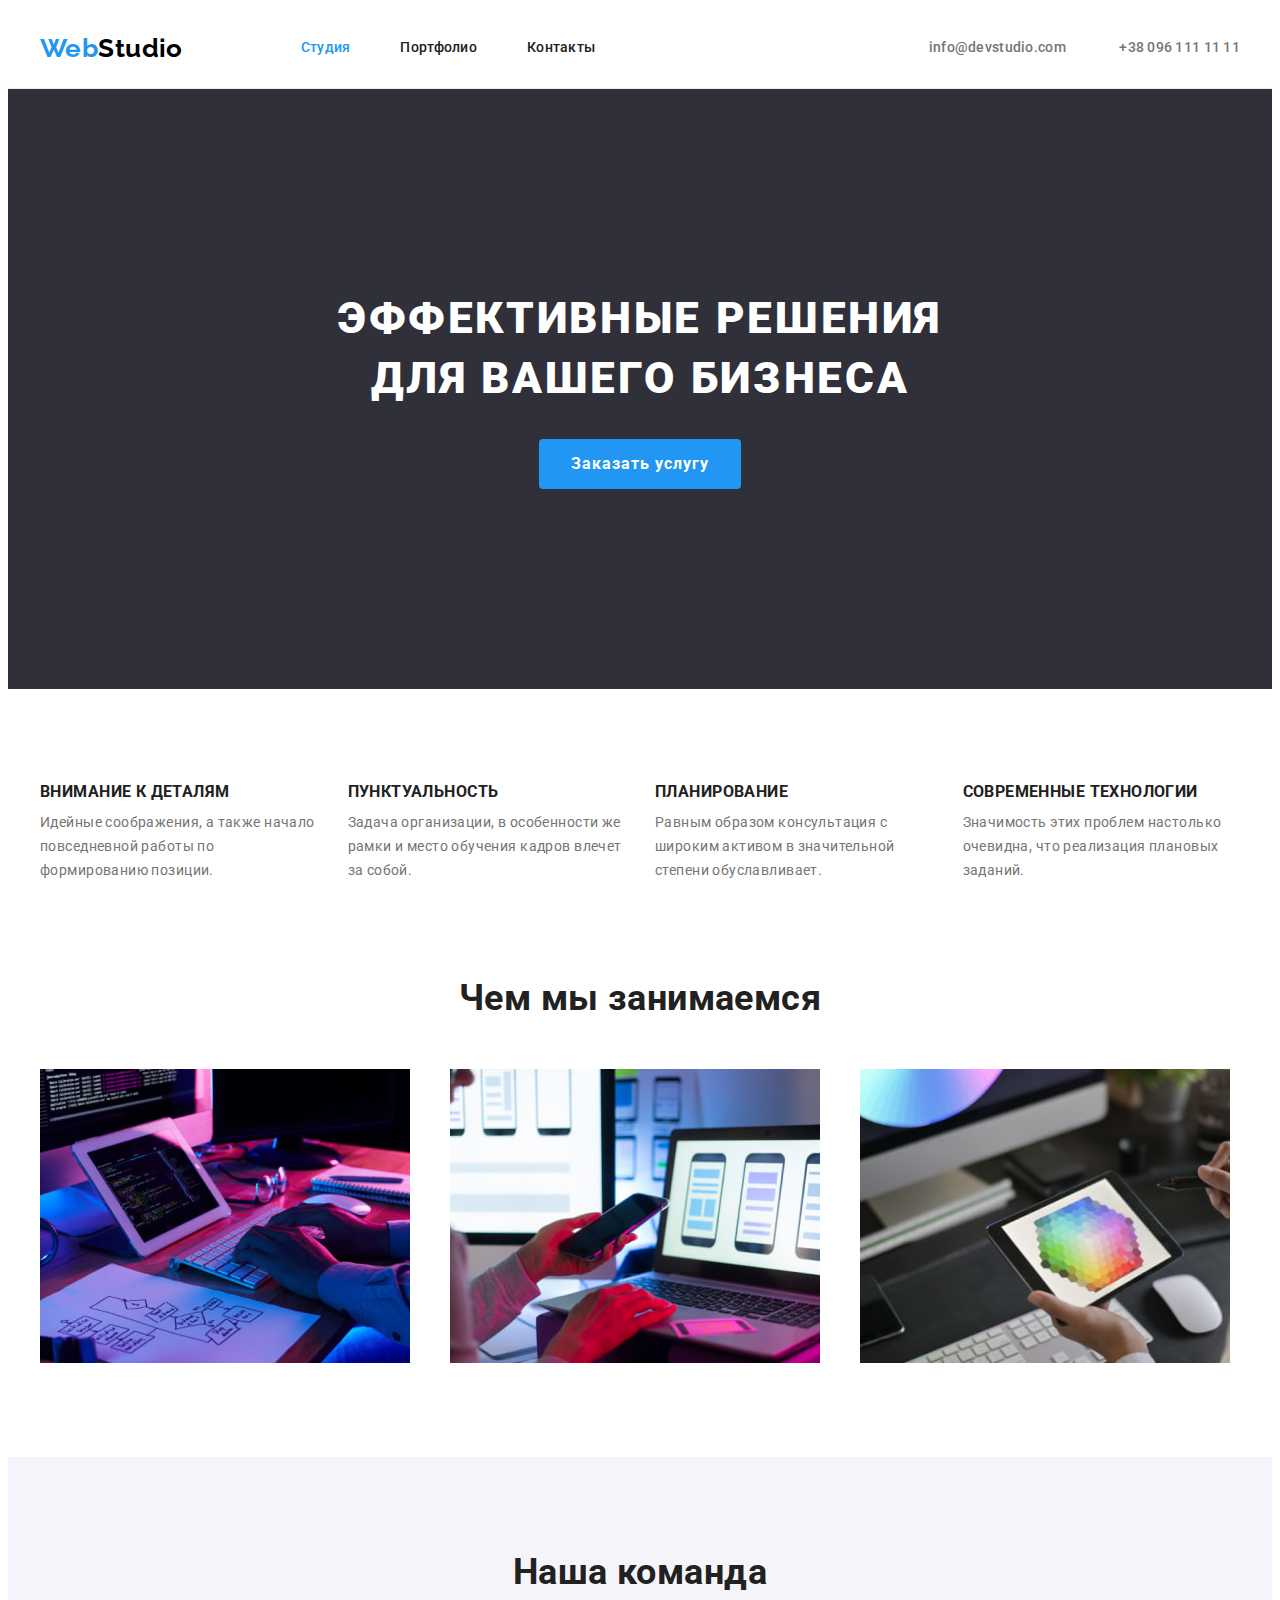
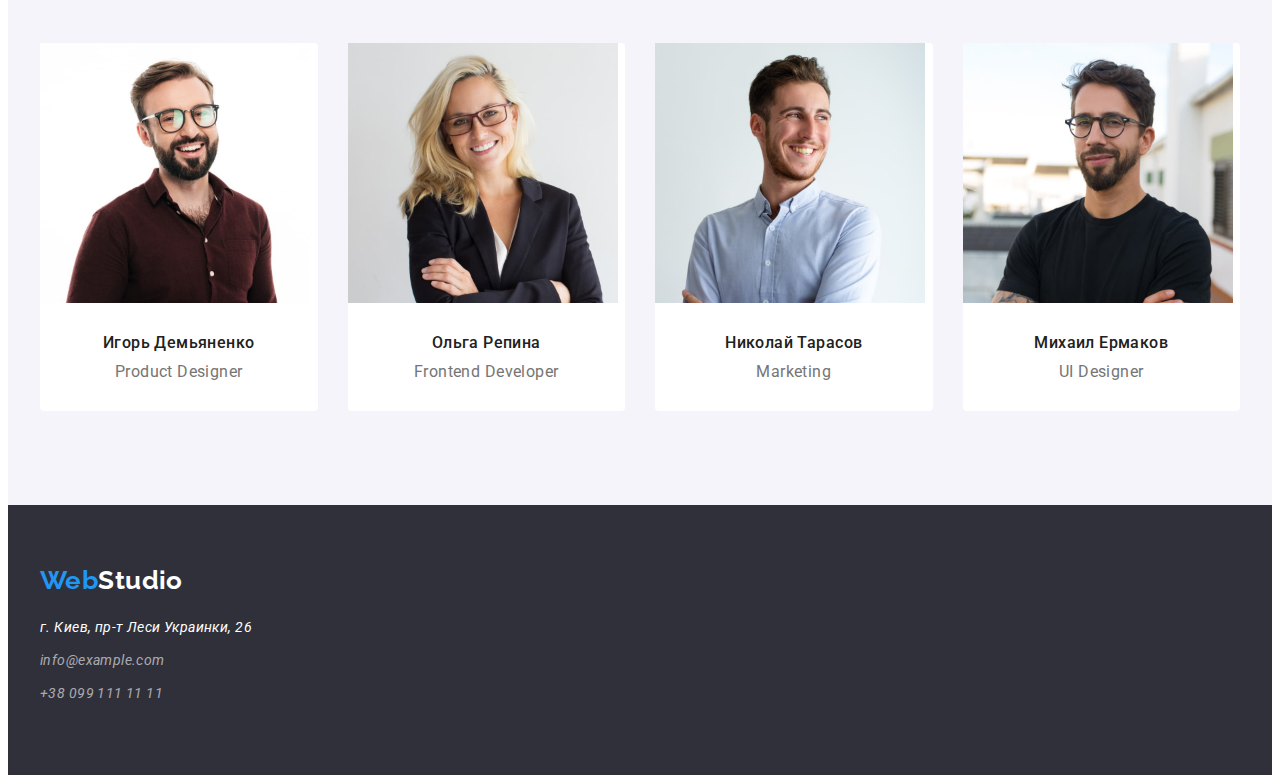
<file: index.html>
<!DOCTYPE html>
<html lang="ru">
  <head>
    <meta charset="UTF-8" />
    <meta http-equiv="X-UA-Compatible" content="IE=edge" />
    <meta name="viewport" content="width=device-width, initial-scale=1.0" />
    <title>Студия</title>
    <link rel="preconnect" href="https://fonts.gstatic.com" />
    <link
      href="https://fonts.googleapis.com/css2?family=Raleway:wght@700&family=Roboto:wght@400;500;700;900&display=swap"
      rel="stylesheet"
    />
    <link
      rel="stylesheet"
      href="https://cdnjs.cloudflare.com/ajax/libs/modern-normalize/1.0.0/modern-normalize.css"
      integrity="sha512-Zx6MlUMKSVJoQ+83OwhdILe8cSEsCzfqThJd7J/VA2UrK6Ctj85p+xzqfyuNXE5B1k25uUdmJ2OzItbBy9GHAQ=="
      crossorigin="anonymous"
    />
    <link rel="stylesheet" href="./css/styles.css" />
  </head>
  <body>
    <!-- "Шапка страницы" -->
    <header>
      <div class="container header-box">
        <!-- Логотип компании с ссылкой на главную страницу -->
        <a class="logo-header" href="./index.html"
          ><span class="logo accent">Web</span>Studio</a
        >

        <!-- Список ссылок для навигации по сайту -->
        <nav class="main-nav">
          <ul class="site-nav list">
            <li class="item">
              <a class="link current" href="./index.html">Студия</a>
            </li>

            <li class="item">
              <a class="link" href="./portfolio.html">Портфолио</a>
            </li>

            <li class="item"><a class="link" href="">Контакты</a></li>
          </ul>
        </nav>

        <!-- Контактные данные -->
        <div class="contacts-list">
          <a class="contacts link" href="mailto:info@devstudio.com"
            >info@devstudio.com</a
          >
          <a class="contacts link" href="tel:+380961111111"
            >+38 096 111 11 11</a
          >
        </div>
      </div>
    </header>
    <main>
      <!-- Секция "Герой" -->
      <section class="hero">
        <div class="container">
          <h1 class="hero-title">
            Эффективные решения <br />
            для вашего бизнеса
          </h1>
          <button class="hero-button" type="button">Заказать услугу</button>
        </div>
      </section>
      <!-- Секция "Особенности" -->
      <section class="section">
        <div class="container">
          <h2 hidden>Особенности</h2>
          <ul class="features-list list">
            <li class="features-item">
              <h3 class="features-title">Внимание к деталям</h3>
              <p>
                Идейные соображения, а также начало повседневной работы по
                формированию позиции.
              </p>
            </li>
            <li class="features-item">
              <h3 class="features-title">Пунктуальность</h3>
              <p>
                Задача организации, в особенности же рамки и место обучения
                кадров влечет за собой.
              </p>
            </li>
            <li class="features-item">
              <h3 class="features-title">Планирование</h3>
              <p>
                Равным образом консультация с широким активом в значительной
                степени обуславливает.
              </p>
            </li>
            <li class="features-item">
              <h3 class="features-title">Современные технологии</h3>
              <p>
                Значимость этих проблем настолько очевидна, что реализация
                плановых заданий.
              </p>
            </li>
          </ul>
        </div>
      </section>
      <!-- Секция "Чем мы занимаемся" -->
      <section class="our-work-section section">
        <div class="container">
          <h2 class="secondary-titles">Чем мы занимаемся</h2>
          <ul class="our-work-list list">
            <li class="our-work-item">
              <img
                src="./img/img1.jpg"
                alt="Разработчик пишущий код"
                width="370"
              />
            </li>
            <li class="our-work-item">
              <img
                src="./img/img2.jpg"
                alt="Дизайнер подбирающий раскладку для мобильного приложения"
                width="370"
              />
            </li>
            <li class="our-work-item">
              <img
                src="./img/img3.jpg"
                alt="Дизайнер подбирает цвет на палетке"
                width="370"
              />
            </li>
          </ul>
        </div>
      </section>
      <!-- Секция "Наша команда" -->
      <section class="our-team-section section">
        <div class="container">
          <h2 class="our-team-title secondary-titles">Наша команда</h2>
          <ul class="our-team-list list">
            <li class="our-team-item">
              <img
                src="./img/team/ph1.jpg"
                alt="Портретное фото Игоря Демьяненко"
                width="270"
              />
              <h3 class="our-team-name">Игорь Демьяненко</h3>
              <p class="our-team-position" lang="en">Product Designer</p>
            </li>

            <li class="our-team-item">
              <img
                src="./img/team/ph2.jpg"
                alt="Портретное фото Ольги Репиной"
                width="270"
              />
              <h3 class="our-team-name">Ольга Репина</h3>
              <p class="our-team-position" lang="en">Frontend Developer</p>
            </li>

            <li class="our-team-item">
              <img
                src="./img/team/ph3.jpg"
                alt="Портретное фото Николая Тарасова"
                width="270"
              />
              <h3 class="our-team-name">Николай Тарасов</h3>
              <p class="our-team-position" lang="en">Marketing</p>
            </li>

            <li class="our-team-item">
              <img
                src="./img/team/ph4.jpg"
                alt="Портретное фото Михаила Ермакова"
                width="270"
              />
              <h3 class="our-team-name">Михаил Ермаков</h3>
              <p class="our-team-position" lang="en">UI Designer</p>
            </li>
          </ul>
        </div>
      </section>
    </main>
    <!-- Подвал страницы -->
    <footer class="footer-section">
      <div class="container">
        <!-- Логотип компании с ссылкой на главную страницу -->
        <a class="logo-footer" href="/"
          ><span class="accent" lang="en">Web</span>Studio</a
        >
        <!-- Адресс компании -->
        <address>
          <p class="footer-address">г. Киев, пр-т Леси Украинки, 26</p>
          <a class="footer-contacts link" href="mailto:info@example.com"
            >info@example.com</a
          >
          <a class="footer-contacts link" href="tel:+380991111111"
            >+38 099 111 11 11</a
          >
        </address>
      </div>
    </footer>
  </body>
</html>
</file>
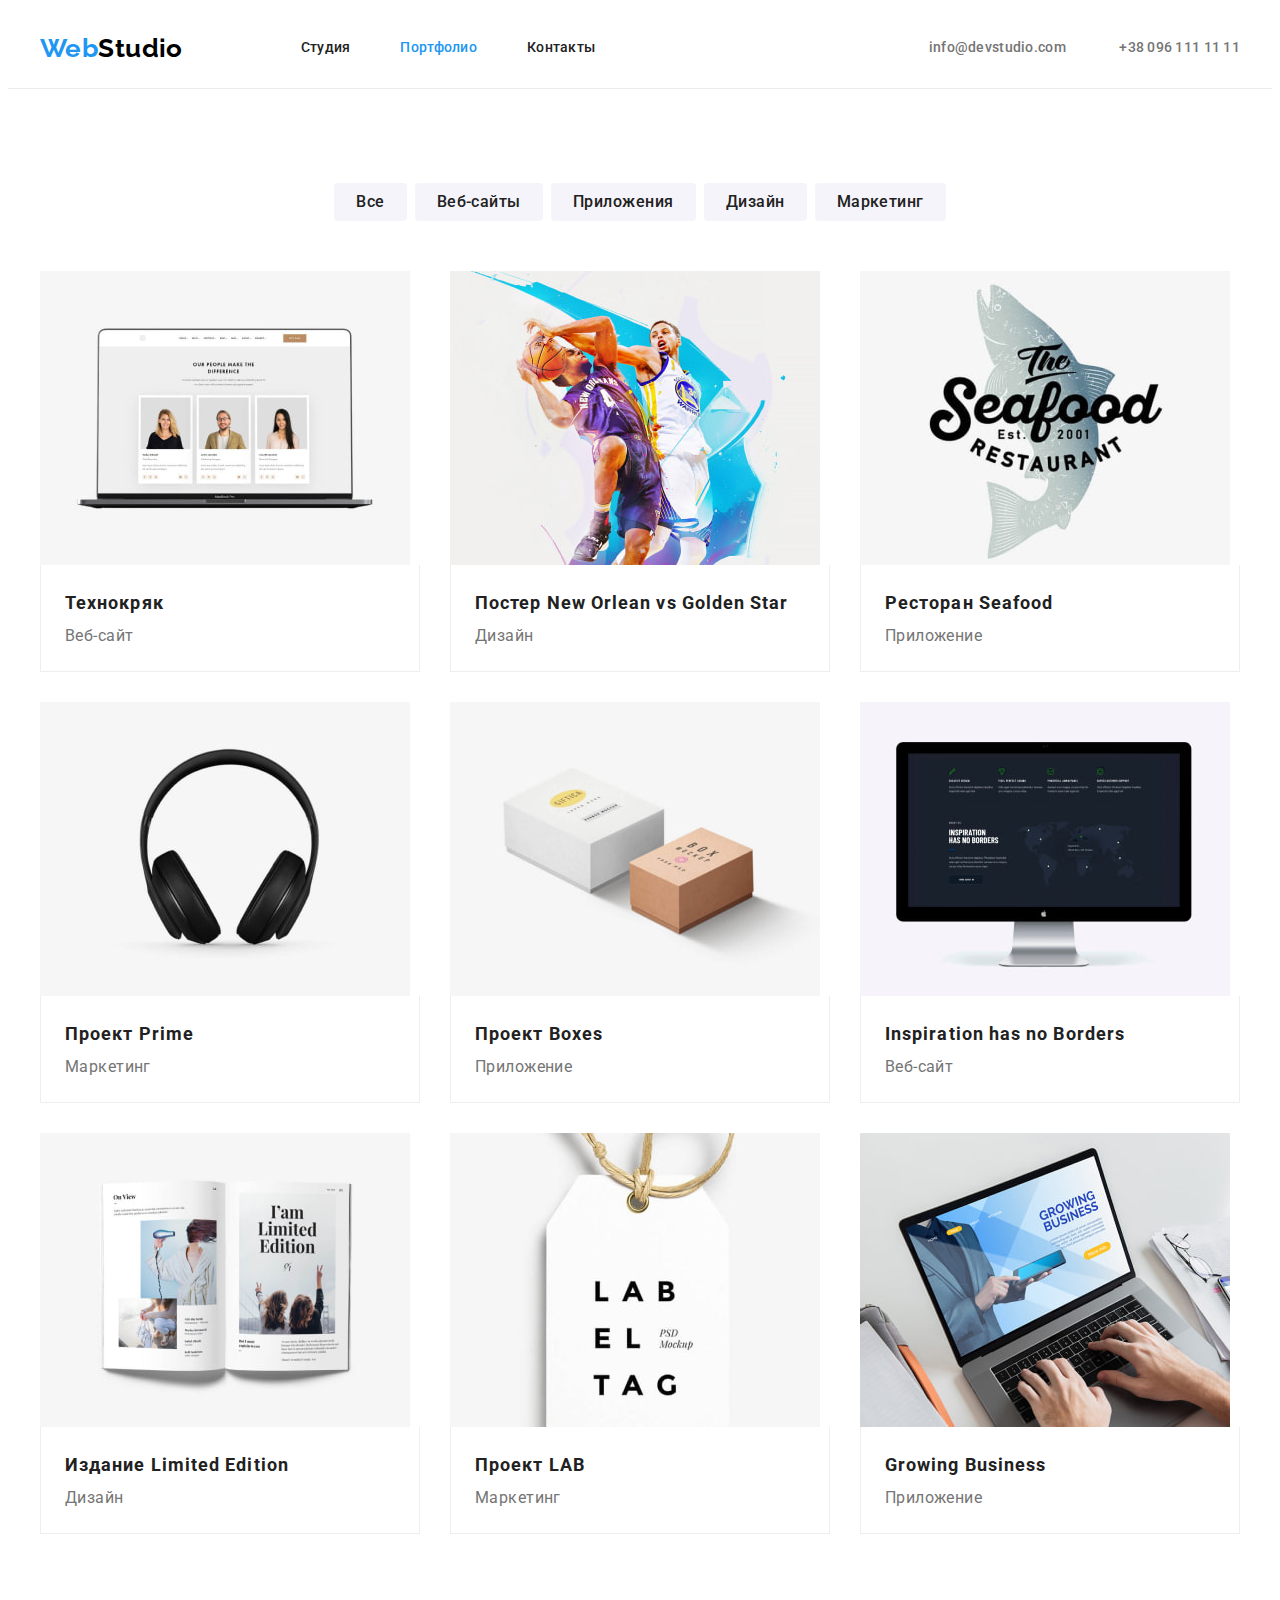
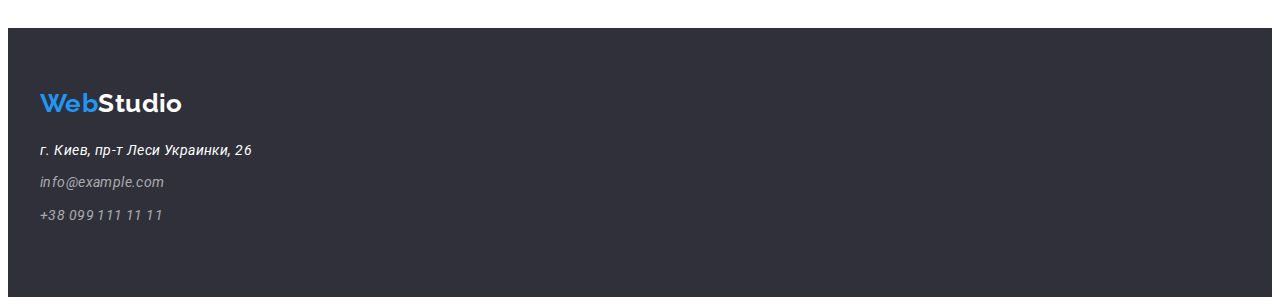
<file: portfolio.html>
<!DOCTYPE html>
<html lang="ru">
  <head>
    <meta charset="UTF-8" />
    <meta http-equiv="X-UA-Compatible" content="IE=edge" />
    <meta name="viewport" content="width=device-width, initial-scale=1.0" />
    <title>Портфолио</title>
    <link rel="preconnect" href="https://fonts.gstatic.com" />
    <link
      href="https://fonts.googleapis.com/css2?family=Raleway:wght@700&family=Roboto:wght@400;500;700;900&display=swap"
      rel="stylesheet"
    />
    <link
      rel="stylesheet"
      href="https://cdnjs.cloudflare.com/ajax/libs/modern-normalize/1.0.0/modern-normalize.css"
      integrity="sha512-Zx6MlUMKSVJoQ+83OwhdILe8cSEsCzfqThJd7J/VA2UrK6Ctj85p+xzqfyuNXE5B1k25uUdmJ2OzItbBy9GHAQ=="
      crossorigin="anonymous"
    />
    <link rel="stylesheet" href="./css/styles.css" />
  </head>
  <body>
    <!-- "Шапка страницы" -->
    <header>
      <div class="container header-box">
        <!-- Логотип компании с ссылкой на главную страницу -->
        <a class="logo-header" href="./index.html"
          ><span class="logo accent">Web</span>Studio</a
        >

        <!-- Список ссылок для навигации по сайту -->
        <nav class="main-nav">
          <ul class="site-nav list">
            <li class="item">
              <a class="link" href="./index.html">Студия</a>
            </li>

            <li class="item">
              <a class="link current" href="./portfolio.html">Портфолио</a>
            </li>

            <li class="item"><a class="link" href="">Контакты</a></li>
          </ul>
        </nav>

        <!-- Контактные данные -->
        <div class="contacts-list">
          <a class="contacts link" href="mailto:info@devstudio.com"
            >info@devstudio.com</a
          >
          <a class="contacts link" href="tel:+380961111111"
            >+38 096 111 11 11</a
          >
        </div>
      </div>
    </header>
    <main>
      <section class="section">
        <div class="container">
          <!-- Кнопки фильтра работ -->
          <ul class="filter-button-list list">
            <li class="filter-button-item">
              <button class="filter-button" type="button">Все</button>
            </li>
            <li class="filter-button-item">
              <button class="filter-button" type="button">Веб-сайты</button>
            </li>
            <li class="filter-button-item">
              <button class="filter-button" type="button">Приложения</button>
            </li>
            <li class="filter-button-item">
              <button class="filter-button" type="button">Дизайн</button>
            </li>
            <li class="filter-button-item">
              <button class="filter-button" type="button">Маркетинг</button>
            </li>
          </ul>

          <!-- Примеры работ -->
          <ul class="example-list list">
            <li class="example-card">
              <img src="./img/portfolio/img1.jpg" alt="Веб-сайт" width="370" />
              <div class="card-content">
                <h2 class="example-name">Технокряк</h2>
                <p class="example-type">Веб-сайт</p>
              </div>
            </li>

            <li class="example-card">
              <img src="./img/portfolio/img2.jpg" alt="Дизайн" width="370" />
              <div class="card-content">
                <h2 class="example-name">Постер New Orlean vs Golden Star</h2>
                <p class="example-type">Дизайн</p>
              </div>
            </li>

            <li class="example-card">
              <img
                src="./img/portfolio/img3.jpg"
                alt="Приложение"
                width="370"
              />
              <div class="card-content">
                <h2 class="example-name">Ресторан Seafood</h2>
                <p class="example-type">Приложение</p>
              </div>
            </li>

            <li class="example-card">
              <img src="./img/portfolio/img4.jpg" alt="Маркетинг" width="370" />
              <div class="card-content">
                <h2 class="example-name">Проект Prime</h2>
                <p class="example-type">Маркетинг</p>
              </div>
            </li>

            <li class="example-card">
              <img
                src="./img/portfolio/img5.jpg"
                alt="Приложение"
                width="370"
              />
              <div class="card-content">
                <h2 class="example-name">Проект Boxes</h2>
                <p class="example-type">Приложение</p>
              </div>
            </li>

            <li class="example-card">
              <img src="./img/portfolio/img6.jpg" alt="Веб-сайт" width="370" />
              <div class="card-content">
                <h2 class="example-name">Inspiration has no Borders</h2>
                <p class="example-type">Веб-сайт</p>
              </div>
            </li>

            <li class="example-card">
              <img src="./img/portfolio/img7.jpg" alt="Дизайн" width="370" />
              <div class="card-content">
                <h2 class="example-name">Издание Limited Edition</h2>
                <p class="example-type">Дизайн</p>
              </div>
            </li>

            <li class="example-card">
              <img src="./img/portfolio/img8.jpg" alt="Маркетинг" width="370" />
              <div class="card-content">
                <h2 class="example-name">Проект LAB</h2>
                <p class="example-type">Маркетинг</p>
              </div>
            </li>

            <li class="example-card">
              <img
                src="./img/portfolio/img9.jpg"
                alt="Приложение"
                width="370"
              />
              <div class="card-content">
                <h2 class="example-name">Growing Business</h2>
                <p class="example-type">Приложение</p>
              </div>
            </li>
          </ul>
        </div>
      </section>
    </main>
    <footer class="footer-section">
      <div class="container">
        <!-- Логотип компании с ссылкой на главную страницу -->
        <a class="logo-footer" href="/"
          ><span class="accent">Web</span>Studio</a
        >
        <!-- Адресс компании -->
        <address>
          <p class="footer-address">г. Киев, пр-т Леси Украинки, 26</p>
          <a class="footer-contacts link" href="mailto:info@example.com"
            >info@example.com</a
          >
          <a class="footer-contacts link" href="tel:+380991111111"
            >+38 099 111 11 11</a
          >
        </address>
      </div>
    </footer>
  </body>
</html>
</file>
<file: css/styles.css>
:root {
  --primary-text-color: #757575;
  --secondary-text-color: #212121;
  --main-white-color: #ffffff;
  --main-accent-color: #2196f3;
  --grey-color: #f5f4fa;
}

* h1,
h2,
h3,
h4,
h5,
h6,
p,
ul {
  margin: 0;
  padding: 0;
}

img {
  display: block;
  max-width: 100%;
  height: auto;
}

header {
  border-bottom: 1px solid #ececec;
}

body {
  background-color: var(--main-white-color);
  color: var(--primary-text-color);

  font-family: Roboto, sans-serif;
  font-size: 14px;
  line-height: 1.71;
  letter-spacing: 0.03em;
}

/* Standart section paddings */
.section {
  padding-top: 94px;
  padding-bottom: 94px;
}

/* Container */

.container {
  margin-left: auto;
  margin-right: auto;
  width: 1200px;
  padding-left: 15px;
  padding-right: 15px;
}

.container.header-box {
  display: flex;
  flex-wrap: wrap;
}

/* Logo */
.logo-header {
  align-self: center;

  color: #000000;
  font-family: Raleway, sans-serif;
  font-weight: 700;
  font-size: 26px;
  line-height: 1.19;

  text-decoration: none;
}
.accent {
  color: var(--main-accent-color);
}

/* Navigation section */
.main-nav {
  margin-left: 93px;
  align-self: center;
}

.site-nav {
  display: flex;
}

.site-nav .link {
  display: inline-block;
  padding-top: 32px;
  padding-bottom: 32px;
  padding-left: 25px;
  padding-right: 25px;

  color: var(--secondary-text-color);
  font-weight: 500;
  line-height: 1.14;
  letter-spacing: 0.02em;

  text-decoration: none;
}

.contacts-list {
  align-self: center;
  margin-left: auto;
}

.contacts-list .link + .link {
  margin-left: 50px;
}

.contacts {
  color: var(--primary-text-color);
  font-weight: 500;
  line-height: 1.14;
  letter-spacing: 0.02em;

  text-decoration: none;
}

.link:hover,
.link:focus {
  color: var(--main-accent-color);
}

.site-nav .link.current {
  color: var(--main-accent-color);
}

.list {
  list-style: none;
}

/* Герой */
.hero {
  background-color: #2f303a;
  text-align: center;
  padding-top: 200px;
  padding-bottom: 200px;
}

.hero-title {
  color: var(--main-white-color);
  font-weight: 900;
  font-size: 44px;
  line-height: 1.36;
  letter-spacing: 0.06em;
  text-transform: uppercase;
}

.hero-button {
  margin-top: 30px;
  padding: 10px 32px;
  border-radius: 4px;
  border-style: hidden;

  font-family: Roboto, sans-serif;
  background-color: var(--main-accent-color);
  color: var(--main-white-color);
  font-weight: 700;
  font-size: 16px;
  line-height: 1.87;
  letter-spacing: 0.06em;
}

.hero-button:hover,
.hero-button:focus {
  color: #000000;
  cursor: pointer;
}

/* Особенности */

.features-list.list {
  display: flex;
  flex-wrap: wrap;

  margin-right: -30px;
}

.features-item {
  margin-right: 30px;

  flex-basis: calc((100% - 120px) / 4);
}

.features-title {
  margin-bottom: 10px;

  color: var(--secondary-text-color);
  font-weight: 700;
  line-height: 1.14;
  text-transform: uppercase;
}

/* Чем мы занимаемся */

.our-work-section {
  padding-top: 0;
}

.secondary-titles {
  margin-bottom: 50px;
  color: var(--secondary-text-color);
  font-weight: 700;
  font-size: 36px;
  line-height: 1.17;

  text-align: center;
}

.our-work-list {
  display: flex;
  flex-wrap: wrap;

  margin-right: -30px;
}

.our-work-item {
  margin-right: 30px;

  flex-basis: calc((100% - 90px) / 3);
}

/* Наша команда */

.our-team-section {
  background-color: #f5f4fa;
}

.our-team-title {
  margin-bottom: 50px;
}

.our-team-list.list {
  display: flex;
  flex-wrap: wrap;

  margin-left: -30px;
}

.our-team-item {
  margin-left: 30px;
  flex-basis: calc((100% - 120px) / 4);

  background-color: var(--main-white-color);
  padding-bottom: 30px;
  border-radius: 4px;
}

.our-team-name {
  margin-top: 30px;
  margin-bottom: 10px;

  color: var(--secondary-text-color);
  font-weight: 500;
  font-size: 16px;
  line-height: 1.19;

  text-align: center;
}

.our-team-position {
  font-size: 16px;
  line-height: 1.19;

  text-align: center;
}

/* Footer section */

footer {
  background-color: #2f303a; /* Временный фон для того чтобы был виден текст */
}

.footer-section {
  padding-top: 60px;
  padding-bottom: 60px;
}

.logo-footer {
  display: block;
  margin-bottom: 20px;

  color: var(--main-white-color);
  font-family: Raleway;
  font-weight: 700;
  font-size: 26px;
  line-height: 1.19;

  text-decoration: none;
}

.footer-address {
  display: inline-block;
  margin-bottom: 9px;

  color: var(--main-white-color);
}

.footer-contacts {
  display: block;
  margin-bottom: 9px;
  color: rgba(255, 255, 255, 0.6);
  text-decoration: none;
}

.footer-contacts:hover,
.footer-contacts:focus {
  color: var(--main-white-color);
}

/* -------------------------Страница портфолио------------------------------ */

/* Кнопки фильтра работ */

.filter-button-list {
  display: flex;
  justify-content: center;
  margin-bottom: 50px;
}

.filter-button {
  padding: 6px 22px;

  font-family: Roboto, sans-serif;
  color: var(--secondary-text-color);
  background-color: var(--grey-color);
  font-weight: 500;
  font-size: 16px;
  line-height: 1.62;
  letter-spacing: 0.03em;

  text-align: center;
  cursor: pointer;
  border-radius: 4px;
  border-style: hidden;
}

.filter-button-item:not(:last-child) {
  margin-right: 8px;
}

.filter-button:hover,
.filter-button:focus {
  color: var(--main-white-color);
  background-color: var(--main-accent-color);
}

/* Примеры работ */

.example-list {
  display: flex;
  flex-wrap: wrap;

  margin-top: -30px;
  margin-left: -30px;
}

.example-card {
  margin-top: 30px;
  margin-left: 30px;

  flex-basis: calc((100% - 90px) / 3);
}

.card-content {
  padding: 20px 24px;
  border-right: 1px solid #eeeeee;
  border-left: 1px solid #eeeeee;
  border-bottom: 1px solid #eeeeee;
}

.example-name {
  color: var(--secondary-text-color);
  font-weight: 700;
  font-size: 18px;
  line-height: 2;
  letter-spacing: 0.06em;
}

.example-type {
  font-size: 16px;
  line-height: 1.87;
}
</file>
